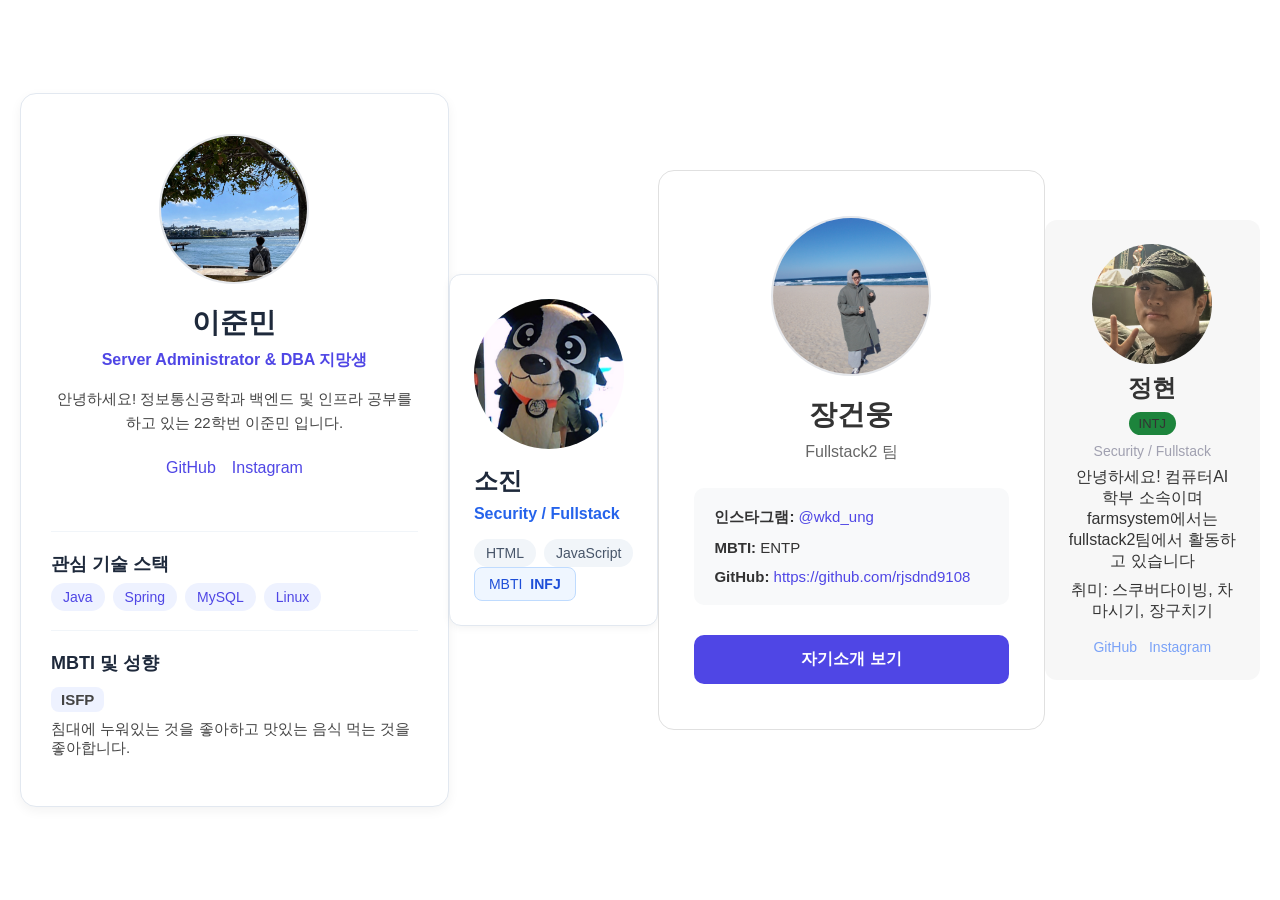
<file: index.html>
<!DOCTYPE html>
<html lang="ko">
<head>
    <meta charset="UTF-8">
    <meta name="viewport" content="width=device-width, initial-scale=1.0">
    <title>나의 자기소개 페이지</title>
    <link rel="stylesheet" href="css/leejunmin.css">
    <link rel="stylesheet" href="css/geonung.css">
    <link rel="stylesheet" href="css/junghyeon.css" />
</head>
<body>
    <div id="junmin">
        <div class="profile-img">
            <img src="images/leejunmin.jpg" alt="프로필 이미지" class="avatar">
        </div>
        
        <div class="profile-info">
            <h1 class="name">이준민</h1>
            <p class="role">Server Administrator & DBA 지망생</p>
            <p class="bio">안녕하세요! 정보통신공학과 백엔드 및 인프라 공부를 하고 있는 22학번 이준민 입니다.</p>
            
            <ul class="links">
                <li><a href="https://github.com/Lee-junmin030102" target="_blank" rel="noopener noreferrer">GitHub</a></li>
                <li><a href="https://www.instagram.com/zo.om_in2/" target="_blank" rel="noopener noreferrer">Instagram</a></li>
            </ul>
        </div>

        <div id="skills-section" class="section">
            <h2>관심 기술 스택</h2>
            <ul class="tags">
                <li><span>Java</span></li>
                <li><span>Spring</span></li>
                <li><span>MySQL</span></li>
                <li><span>Linux</span></li>
            </ul>
        </div>

        <div id="mbti-section" class="section">
            <h2>MBTI 및 성향</h2>
            <p class="mbti">ISFP</p>
            <p>침대에 누워있는 것을 좋아하고 맛있는 음식 먹는 것을 좋아합니다.</p>
        </div>
    </div>

    <script src="js/leejunmin.js"></script>
    <link rel="stylesheet" href="css/sojin.css" />

    <main>
    <section id="sojin" class="profile">
        <img src="images/sojin.jpg" alt="소진 프로필 사진" class="profile-img" />
      <h2>소진</h2>
      <p class="role">Security / Fullstack</p>
      <ul class="tags">
        <li>HTML</li>
        <li>JavaScript</li>
      </ul>
      <div class="mbti-box">
    <span>MBTI</span>
    <strong>INFJ</strong> 
  </div>

    </section>
  </main>

  <script src="js/sojin.js"></script>
  
<!-- 장건웅 자기소개 섹션 (#geonung) -->
  <section id="geonung">
    <div class="container">

      <!-- 1. 프로필 페이지 영역 -->
      <section id="profile-page" class="card">
        <div class="profile-img-box">
          <img src="images/geonung.jpg" alt="프로필 사진" class="profile-img">
        </div>

        <h1 class="name">장건웅</h1>
        <p class="team">Fullstack2 팀</p>

        <ul class="info-list">
          <li><strong>인스타그램:</strong> <a href="https://www.instagram.com/wkd__ung/" target="_blank">@wkd_ung</a></li>
          <li><strong>MBTI:</strong> ENTP</li>
          <li><strong>GitHub:</strong> <a href="https://github.com/rjsdnd9108" target="_blank">https://github.com/rjsdnd9108</a></li>
        </ul>

        <button id="go-to-intro-btn" class="btn">자기소개 보기</button>
      </section>

      <!-- 2. 자기소개 페이지 영역 -->
      <section id="intro-page" class="card hidden">
        <h1 class="title">장건웅의 자기소개</h1>

        <div class="intro-content">
          <p>안녕하세요! Fullstack2 팀에서 개발 공부하고 있는 장건웅입니다. 백엔드 공부하고 있고, 클라우드 분야에 관심이 있습니다.</p>
          <p>학교 수업을 통해 C++, Java, Python 등을 접해보았고, 최근 프로젝트에서는 Kotlin을 활용해보았습니다. 현재는 Spring Boot를 공부하고 있는 중입니다.</p>
          <p>취미는 헬스 즐겨 하고 있습니다. 운동하는 중에는 힘들지만 잡생각도 사라지고, 끝나면 기분도 좋아집니다. 그리고 영화보는 것도 좋아합니다.</p>
          <p>개인적인 장기로는 사과게임 초절정고수입니다. 도전은 언제나 환영입니다.</p>
        </div>

        <div class="hashtags">
          <span class="tag">#C++</span>
          <span class="tag">#Java</span>
          <span class="tag">#Python</span>
          <span class="tag">#Kotlin</span>
          <span class="tag">#SpringBoot</span>
          <span class="tag">#보안/웹</span>
          <span class="tag">#백엔드</span>
          <span class="tag">#Fullstack</span>
        </div>

        <button id="go-to-profile-btn" class="btn">프로필로 돌아가기</button>
      </section>

    </div>
  </section>

  <script src="js/geonung.js"></script>

<!-- 장정현 자기소개 섹션 (#junghyeon) -->
    <main>
        <section id="junghyeon" class="profile">
            <img class="avatar" src="images/junghyeon.jpg" alt="정현 프로필 사진" />
            <h2>정현</h2>
            <p class="mbti">INTJ</p>
            <p class="role">Security / Fullstack</p>
            <p class="description">
                안녕하세요! 컴퓨터AI학부 소속이며 farmsystem에서는 fullstack2팀에서 활동하고 있습니다
                <div class="hobby">
                    <p>취미: 스쿠버다이빙, 차마시기, 장구치기</p>
                </div>
            <ul class="links">
            <li>
            <a href="https://github.com/JungHyeon-archplot" target="_blank" rel="noopener noreferrer">GitHub</a>
            </li>
            <li>
            <a href="https://www.instagram.com/jj_hyeon_w" target="_blank" rel="noopener noreferrer">Instagram</a>
            </li>
        </ul>
        </section>
    </main>

    <script src="js/junghyeon.js"></script>
</body>
</html>
</file>
<file: css/leejunmin.css>
body {
    font-family: 'Segoe UI', Tahoma, Geneva, Verdana, sans-serif;
    background-color: #f8fafc;
    color: #333333;
    display: flex;
    justify-content: center;
    align-items: center;
    min-height: 100vh;
    margin: 0;
}

#junmin {
    background-color: #ffffff;
    border: 1px solid #e2e8f0;
    border-radius: 16px;
    padding: 40px 30px;
    width: 100%;
    max-width: 500px;
    box-shadow: 0 4px 12px rgba(0, 0, 0, 0.05);
    text-align: center;
    display: flex;
    flex-direction: column;
    align-items: center;
}

#junmin .profile-img {
    width: 150px;
    height: 150px;
    margin: 0 auto 20px auto;
}

#junmin .avatar {
    width: 100%;
    height: 100%;
    border-radius: 50%;
    object-fit: cover;
    border: 2px solid #e5e7eb;
}

#junmin .name {
    font-size: 28px;
    margin-bottom: 8px;
    color: #1e293b;
}

#junmin .role {
    font-size: 16px;
    color: #4f46e5;
    font-weight: 600;
    margin-bottom: 16px;
}

#junmin .bio {
    font-size: 15px;
    color: #444444;
    line-height: 1.6;
    margin-bottom: 24px;
}

#junmin .links {
    display: flex;
    justify-content: center;
    gap: 16px;
    list-style: none;
    padding: 0;
    margin-bottom: 30px;
}

#junmin .links a {
    color: #4f46e5;
    text-decoration: none;
    font-weight: 500;
}

#junmin .links a:hover {
    text-decoration: underline;
}

#junmin .section {
    width: 100%;
    margin-top: 24px;
    text-align: left;
    border-top: 1px solid #f1f5f9;
    padding-top: 20px;
}

#junmin .section h2 {
    font-size: 18px;
    color: #1e293b;
    margin-bottom: 12px;
}

#junmin .tags {
    display: flex;
    flex-wrap: wrap;
    gap: 8px;
    list-style: none;
    padding: 0;
}

#junmin .tags span {
    background-color: #eef2ff;
    color: #4f46e5;
    padding: 6px 12px;
    border-radius: 20px;
    font-size: 14px;
    font-weight: 500;
}

#junmin .mbti {
    display: inline-block;
    padding: 4px 10px;
    font-size: 15px;
    font-weight: 600;
    color: #4f46e5;
    background-color: #eef2ff;
    border-radius: 8px;
    margin-bottom: 8px;
}

#junmin .section p {
    font-size: 15px;
    color: #444444;
    margin-bottom: 8px;
}
</file>
<file: css/geonung.css>
/* 기본 초기화 및 기본 스타일 */
* {
  margin: 0;
  padding: 0;
  box-sizing: border-box;
}

body {
  font-family: 'Segoe UI', Tahoma, Geneva, Verdana, sans-serif;
  background-color: #ffffff; /* 흰색 배경 */
  color: #333333;
  display: flex;
  justify-content: center;
  align-items: center;
  min-height: 100vh;
  padding: 20px;
}

/* 장건웅 개인 섹션 (#geonung) 전용 스타일 */
#geonung {
  width: 100%;
  display: flex;
  justify-content: center;
  align-items: center;
}

#geonung .container {
  width: 100%;
  max-width: 600px;
}

/* 카드 형태 스타일 */
#geonung .card {
  background-color: #ffffff;
  border: 1px solid #e0e0e0;
  border-radius: 16px;
  padding: 45px 35px;
  text-align: center;
  box-shadow: none;
}

/* 숨김 상태를 처리하는 클래스 */
#geonung .hidden {
  display: none;
}

/* 원형 프로필 사진 스타일 */
#geonung .profile-img-box {
  width: 160px;
  height: 160px;
  margin: 0 auto 20px auto;
}

#geonung .profile-img {
  width: 100%;
  height: 100%;
  border-radius: 50%;
  object-fit: cover;
  border: 2px solid #e5e7eb; 
}

/* 텍스트 스타일 */
#geonung .name {
  font-size: 28px;
  margin-bottom: 8px;
}

#geonung .team {
  font-size: 16px;
  color: #666666;
  margin-bottom: 25px;
}

/* 정보 목록 스타일 */
#geonung .info-list {
  list-style: none;
  text-align: left;
  margin-bottom: 30px;
  background-color: #f8f9fa;
  padding: 20px;
  border-radius: 10px;
}

#geonung .info-list li {
  margin-bottom: 12px;
  font-size: 15px;
}

#geonung .info-list li:last-child {
  margin-bottom: 0;
}

#geonung .info-list a {
  color: #4f46e5;
  text-decoration: none;
}

#geonung .info-list a:hover {
  text-decoration: underline;
}

/* 버튼 스타일 */
#geonung .btn {
  background-color: #4f46e5;
  color: #ffffff;
  border: none;
  padding: 14px 28px;
  font-size: 16px;
  font-weight: bold;
  border-radius: 10px;
  cursor: pointer;
  width: 100%;
  transition: background-color 0.2s ease;
}

#geonung .btn:hover {
  background-color: #4338ca;
}

/* 자기소개 페이지 전용 스타일 */
#geonung .title {
  font-size: 26px;
  margin-bottom: 24px;
  color: #4f46e5;
}

#geonung .intro-content {
  text-align: left;
  line-height: 1.7;
  font-size: 15px;
  color: #444444;
  margin-bottom: 25px;
}

#geonung .intro-content p {
  margin-bottom: 14px;
}

/* 해시태그 스타일 */
#geonung .hashtags {
  display: flex;
  flex-wrap: wrap;
  justify-content: center;
  gap: 10px;
  margin-bottom: 30px;
}

#geonung .tag {
  background-color: #eef2ff;
  color: #4f46e5;
  padding: 8px 16px;
  border-radius: 20px;
  font-size: 14px;
  font-weight: 500;
}
</file>
<file: css/junghyeon.css>
#junghyeon {
  display: flex;
  flex-direction: column;
  align-items: center;
  text-align: center;
  gap: 8px;
  padding: 24px;
  border-radius: 12px;
  background: #f7f7f7;
}

#junghyeon .name {
  margin: 0;
  font-size: 20px;
}

#junghyeon .role {
  margin: 0;
  color: #a0a0b0;
  font-size: 14px;
}

#junghyeon .tags {
  display: flex;
  gap: 8px;
  list-style: none;
}

#junghyeon .links {
  display: flex;
  gap: 12px;
  list-style: none;
  padding: 0;
  margin: 8px 0 0;
}

#junghyeon .links a {
  color: #7aa2f7;
  text-decoration: none;
  font-size: 14px;
}

#junghyeon .avatar {
  width: 120px;
  height: 120px;
  border-radius: 50%;
  object-fit: cover;
}

#junghyeon .mbti {
  margin: 0;
  display: inline-block;
  padding: 4px 10px;
  border-radius: 999px;
  background: #1d843c;
  font-size: 13px;
}

#junghyeon .links a:hover {
  text-decoration: underline;
}
</file>
<file: css/sojin.css>
#sojin {
  padding: 24px;
  margin: 20px 0;
  border: 1px solid #e2e8f0;
  border-radius: 12px;
  background-color: #ffffff;
  box-shadow: 0 2px 8px rgba(0, 0, 0, 0.05);
}

#sojin .profile-img {
  width: 150px;          
  height: 150px;        
  object-fit: cover;     
  border-radius: 50%;     
  margin-bottom: 16px;   
  display: block;        
}

#sojin h2 {
  font-size: 1.5rem;
  color: #1e293b;
  margin-bottom: 8px;
}

#sojin .role {
  font-size: 1rem;
  color: #2563eb;
  font-weight: 600;
  margin-bottom: 16px;
}

#sojin .tags {
  list-style: none;
  padding: 0;
  display: flex;
  gap: 8px;
}

#sojin .tags li {
  background-color: #f1f5f9;
  color: #475569;
  padding: 6px 12px;
  border-radius: 16px;
  font-size: 0.875rem;
  font-weight: 500;
}

#sojin .mbti-box {
  display: inline-flex;
  align-items: center;
  gap: 8px;
  padding: 8px 14px;
  background-color: #eff6ff;
  border: 1px solid #bfdbfe;
  border-radius: 8px;
  color: #1d4ed8;
  font-size: 0.875rem;
}
</file>
